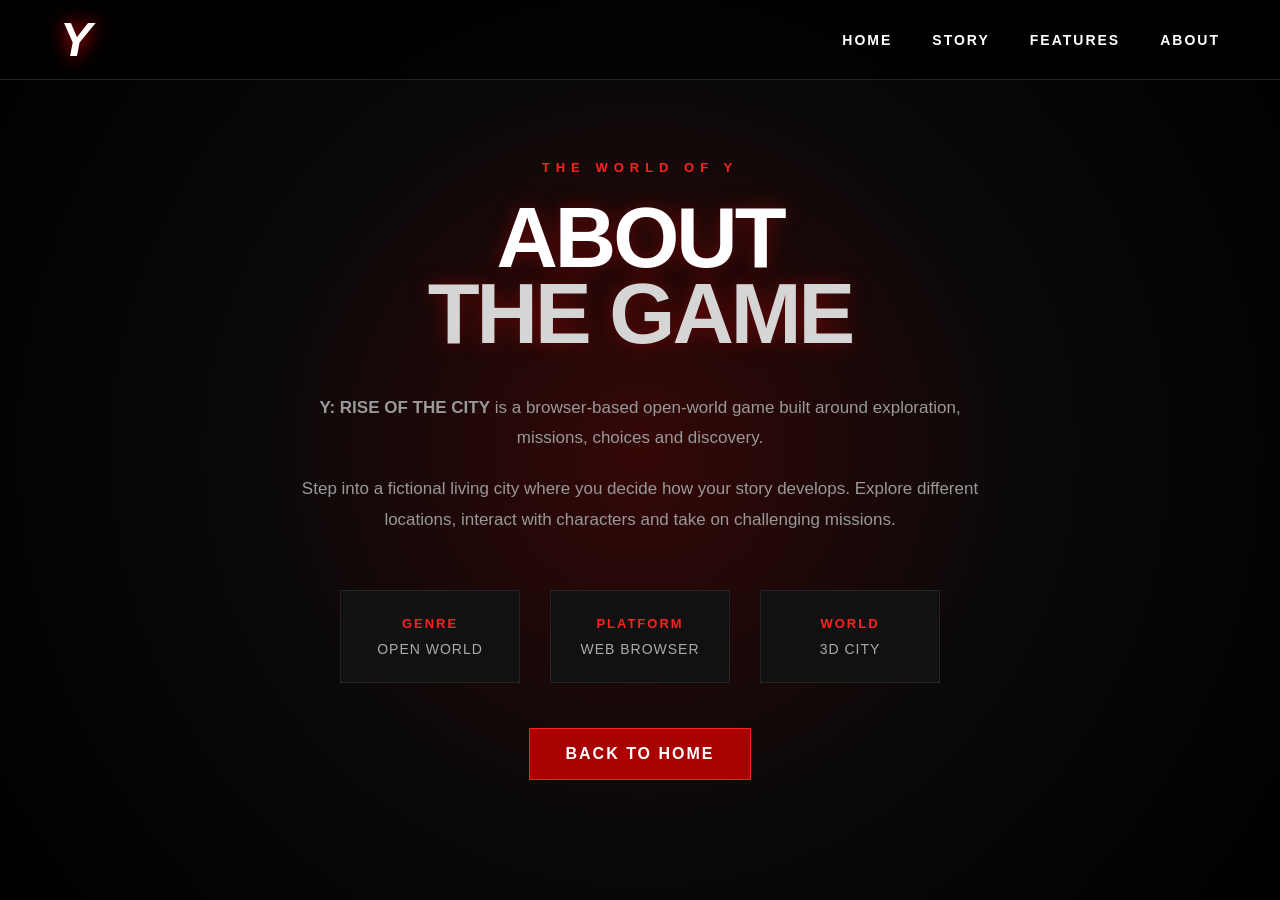
<file: about.html>
<!DOCTYPE html>
<html lang="en">

<head>

    <meta charset="UTF-8">

    <meta name="viewport" content="width=device-width, initial-scale=1.0">

    <title>About | Y: RISE OF THE CITY</title>

    <link rel="stylesheet" href="style.css">

</head>


<body>

    <!-- NAVIGATION -->

    <header class="navbar">

        <div class="logo">Y</div>

        <nav>

            <a href="index.html">HOME</a>

            <a href="story.html">STORY</a>

            <a href="features.html">FEATURES</a>

            <a href="about.html">ABOUT</a>

        </nav>

    </header>


    <!-- ABOUT PAGE -->

    <main class="about-page">

        <div class="about-content">

            <p class="welcome">THE WORLD OF Y</p>

            <h1>
                ABOUT<br>
                <span>THE GAME</span>
            </h1>


            <p class="about-text">

                <strong>Y: RISE OF THE CITY</strong> is a
                browser-based open-world game built around
                exploration, missions, choices and discovery.

            </p>


            <p class="about-text">

                Step into a fictional living city where you
                decide how your story develops. Explore different
                locations, interact with characters and take on
                challenging missions.

            </p>


            <div class="about-info">

                <div>
                    <h3>GENRE</h3>
                    <p>OPEN WORLD</p>
                </div>

                <div>
                    <h3>PLATFORM</h3>
                    <p>WEB BROWSER</p>
                </div>

                <div>
                    <h3>WORLD</h3>
                    <p>3D CITY</p>
                </div>

            </div>


            <a class="back-button" href="index.html">
                BACK TO HOME
            </a>

        </div>

    </main>


</body>

</html>
</file>
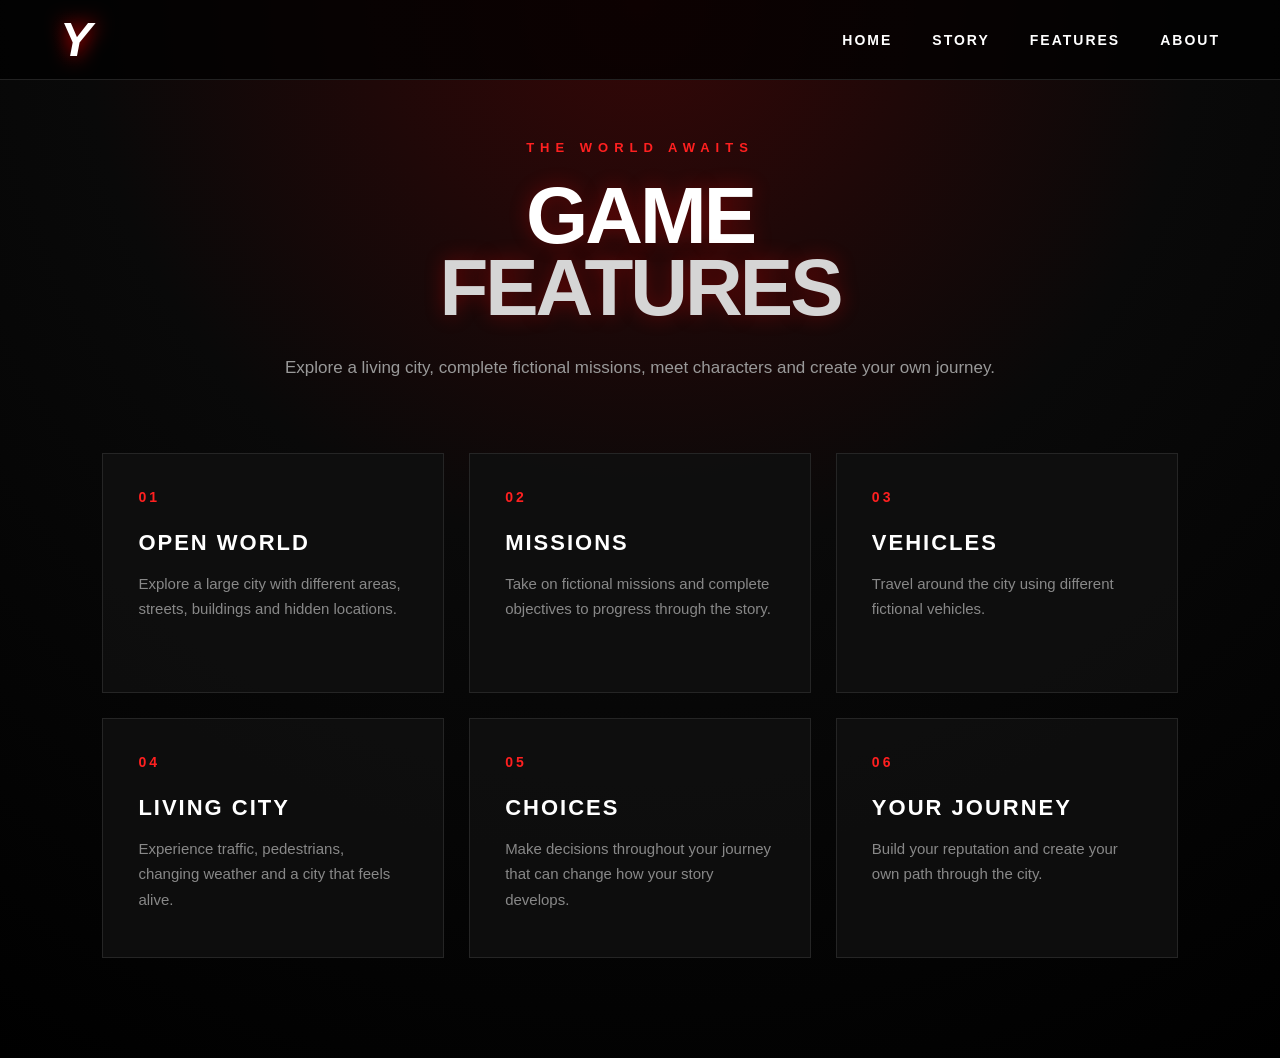
<file: features.html>
<!DOCTYPE html>
<html lang="en">

<head>
    <meta charset="UTF-8">
    <meta name="viewport" content="width=device-width, initial-scale=1.0">

    <title>Features | Y: RISE OF THE CITY</title>

    <link rel="stylesheet" href="style.css">
</head>

<body>

    <!-- NAVIGATION -->
    <header class="navbar">

        <div class="logo">Y</div>

        <nav>
            <a href="index.html">HOME</a>
            <a href="story.html">STORY</a>
            <a href="features.html">FEATURES</a>
            <a href="about.html">ABOUT</a>
        </nav>

    </header>


    <!-- FEATURES -->

    <main class="features-page">

        <div class="features-heading">

            <p class="welcome">THE WORLD AWAITS</p>

            <h1>
                GAME<br>
                <span>FEATURES</span>
            </h1>

            <p class="features-intro">
                Explore a living city, complete fictional missions,
                meet characters and create your own journey.
            </p>

        </div>


        <div class="feature-grid">

            <div class="feature-card">
                <div class="feature-number">01</div>
                <h2>OPEN WORLD</h2>
                <p>
                    Explore a large city with different areas,
                    streets, buildings and hidden locations.
                </p>
            </div>


            <div class="feature-card">
                <div class="feature-number">02</div>
                <h2>MISSIONS</h2>
                <p>
                    Take on fictional missions and complete
                    objectives to progress through the story.
                </p>
            </div>


            <div class="feature-card">
                <div class="feature-number">03</div>
                <h2>VEHICLES</h2>
                <p>
                    Travel around the city using different
                    fictional vehicles.
                </p>
            </div>


            <div class="feature-card">
                <div class="feature-number">04</div>
                <h2>LIVING CITY</h2>
                <p>
                    Experience traffic, pedestrians, changing
                    weather and a city that feels alive.
                </p>
            </div>


            <div class="feature-card">
                <div class="feature-number">05</div>
                <h2>CHOICES</h2>
                <p>
                    Make decisions throughout your journey
                    that can change how your story develops.
                </p>
            </div>


            <div class="feature-card">
                <div class="feature-number">06</div>
                <h2>YOUR JOURNEY</h2>
                <p>
                    Build your reputation and create your own
                    path through the city.
                </p>
            </div>

        </div>

    </main>

</body>

</html>
</file>
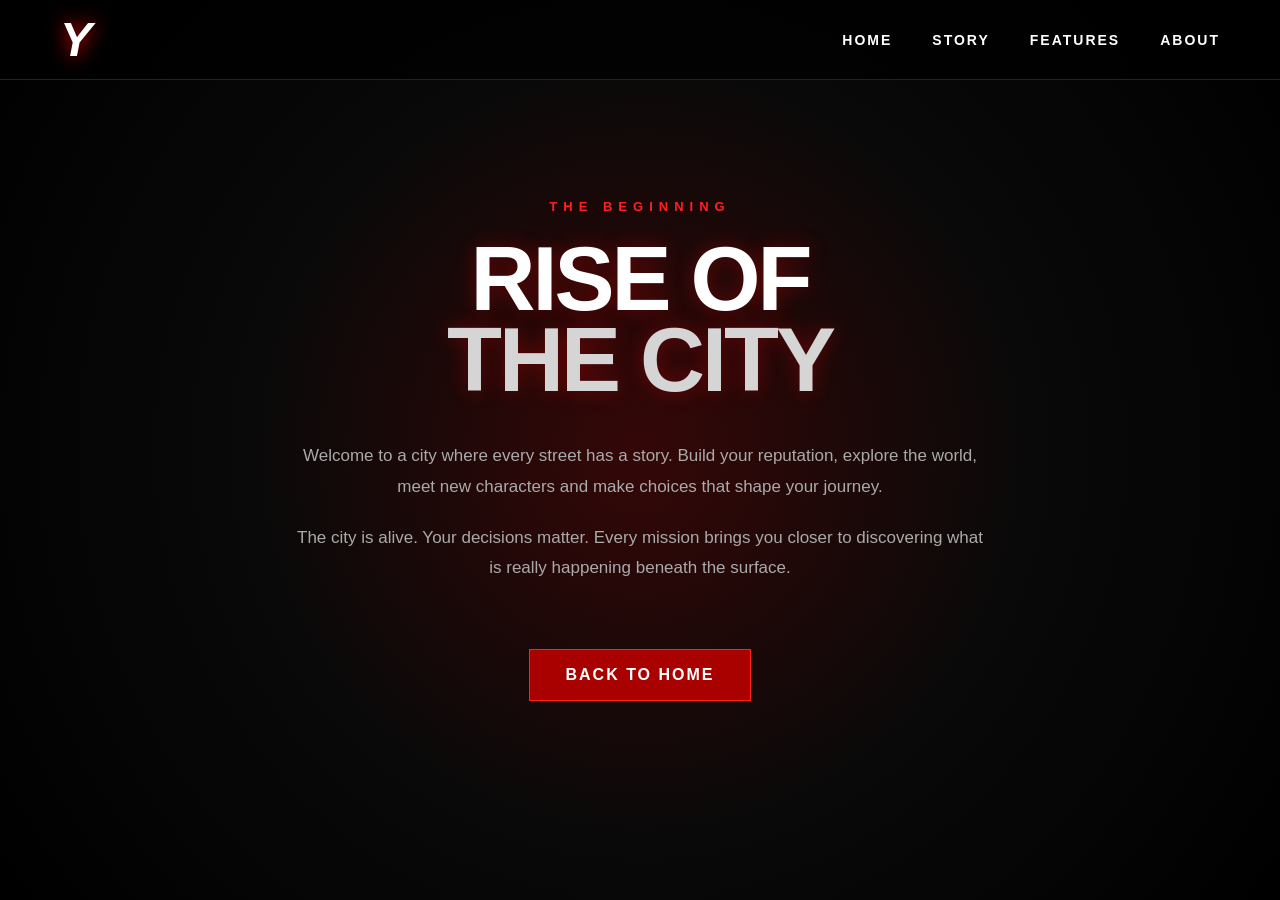
<file: story.html>
<!DOCTYPE html>
<html lang="en">

<head>
    <meta charset="UTF-8">
    <meta name="viewport" content="width=device-width, initial-scale=1.0">

    <title>Story | Y: RISE OF THE CITY</title>

    <link rel="stylesheet" href="style.css">
</head>

<body>

    <!-- NAVIGATION -->
    <header class="navbar">

        <div class="logo">Y</div>

        <nav>
            <a href="index.html">HOME</a>
            <a href="story.html">STORY</a>
            <a href="#">FEATURES</a>
            <a href="#">ABOUT</a>
        </nav>

    </header>


    <!-- STORY PAGE -->

    <main class="story-page">

        <div class="story-content">

            <p class="welcome">THE BEGINNING</p>

            <h1>
                RISE OF<br>
                <span>THE CITY</span>
            </h1>

            <p class="story-text">
                Welcome to a city where every street has a story.
                Build your reputation, explore the world, meet new
                characters and make choices that shape your journey.
            </p>

            <p class="story-text">
                The city is alive. Your decisions matter.
                Every mission brings you closer to discovering
                what is really happening beneath the surface.
            </p>

            <a class="back-button" href="index.html">
                BACK TO HOME
            </a>

        </div>

    </main>

</body>

</html>
</file>
<file: style.css>
/* RESET */

* {
    margin: 0;
    padding: 0;
    box-sizing: border-box;
}


/* PAGE */

body {
    background: #050505;
    color: white;
    font-family: Arial, Helvetica, sans-serif;
}


/* NAVIGATION */

.navbar {
    position: fixed;

    top: 0;
    left: 0;

    width: 100%;
    height: 80px;

    display: flex;
    align-items: center;
    justify-content: space-between;

    padding: 0 60px;

    background: rgba(0, 0, 0, 0.75);

    border-bottom: 1px solid #222;

    z-index: 100;
}


/* Y LOGO */

.logo {
    font-size: 48px;

    font-weight: 900;

    font-style: italic;

    color: white;

    text-shadow: 0 0 20px red;
}


/* MENU */

nav {
    display: flex;

    gap: 40px;
}


nav a {
    color: white;

    text-decoration: none;

    font-size: 14px;

    font-weight: bold;

    letter-spacing: 2px;

    transition: 0.3s;
}


nav a:hover {
    color: #ff2020;
}


/* HERO */

.hero {
    height: 100vh;
    display: flex;
    align-items: center;
    justify-content: center;
    text-align: center;

    background-image:
        linear-gradient(rgba(0,0,0,0.35), rgba(0,0,0,0.55)),
        url("ASSETS/city.png");

    background-size: cover;
    background-position: center;
    background-repeat: no-repeat;
}
/* HERO CONTENT */

.hero-content {
    margin-top: 50px;
}


/* SMALL TITLE */

.welcome {
    color: #ff2020;

    font-size: 13px;

    font-weight: bold;

    letter-spacing: 6px;

    margin-bottom: 25px;
}


/* MAIN TITLE */

h1 {
    font-size: 90px;

    line-height: 0.9;

    font-weight: 900;

    letter-spacing: -3px;

    text-shadow:
        0 0 20px rgba(255, 0, 0, 0.3);
}


h1 span {
    color: #d5d5d5;
}


/* TAGLINE */

.tagline {
    margin-top: 30px;

    color: #999;

    font-size: 14px;

    letter-spacing: 5px;
}


/* PLAY BUTTON */

button {
    margin-top: 40px;

    padding: 18px 50px;

    background: #a90000;

    color: white;

    border: 1px solid #ff2020;

    font-size: 15px;

    font-weight: bold;

    letter-spacing: 3px;

    cursor: pointer;

    transition: 0.3s;
}


button:hover {
    background: #ff2020;

    transform: scale(1.06);

    box-shadow: 0 0 30px rgba(255, 0, 0, 0.5);
}


/* MOBILE */

@media (max-width: 700px) {

    .navbar {
        padding: 0 20px;
    }

    nav {
        gap: 15px;
    }

    nav a {
        font-size: 10px;
    }

    h1 {
        font-size: 50px;
    }

}
/* =========================
   STORY PAGE
========================= */

.story-page {
    min-height: 100vh;

    display: flex;

    align-items: center;

    justify-content: center;

    text-align: center;

    padding: 100px 20px;

    background:
        radial-gradient(
            circle at center,
            #350707,
            #090909 50%,
            #000000
        );
}


.story-content {
    max-width: 850px;
}


.story-content h1 {
    font-size: 90px;

    line-height: 0.9;

    margin-bottom: 40px;
}


.story-content h1 span {
    color: #d5d5d5;
}


.story-text {
    max-width: 700px;

    margin: 20px auto;

    color: #aaa;

    font-size: 17px;

    line-height: 1.8;
}


.back-button {
    display: inline-block;

    margin-top: 35px;

    padding: 16px 35px;

    color: white;

    background: #a90000;

    border: 1px solid #ff2020;

    text-decoration: none;

    font-weight: bold;

    letter-spacing: 2px;

    transition: 0.3s;
}


.back-button:hover {
    background: #ff2020;

    transform: scale(1.05);
}
/* =========================
   FEATURES PAGE
========================= */

.features-page {
    min-height: 100vh;

    padding: 140px 8% 100px;

    background:
        radial-gradient(
            circle at top,
            #350707,
            #090909 45%,
            #000000
        );
}


.features-heading {
    text-align: center;

    max-width: 850px;

    margin: 0 auto 70px;
}


.features-heading h1 {
    font-size: 80px;

    line-height: 0.9;

    margin-bottom: 30px;
}


.features-heading h1 span {
    color: #d5d5d5;
}


.features-intro {
    color: #999;

    font-size: 17px;

    line-height: 1.7;
}


/* FEATURE GRID */

.feature-grid {
    max-width: 1200px;

    margin: auto;

    display: grid;

    grid-template-columns: repeat(3, 1fr);

    gap: 25px;
}


.feature-card {
    min-height: 240px;

    padding: 35px;

    background: rgba(15, 15, 15, 0.9);

    border: 1px solid #252525;

    transition: 0.3s;
}


.feature-card:hover {
    transform: translateY(-8px);

    border-color: #b00000;

    box-shadow: 0 10px 30px rgba(255, 0, 0, 0.15);
}


.feature-number {
    color: #ff2020;

    font-size: 14px;

    font-weight: bold;

    letter-spacing: 3px;

    margin-bottom: 25px;
}


.feature-card h2 {
    font-size: 22px;

    letter-spacing: 2px;

    margin-bottom: 15px;
}


.feature-card p {
    color: #888;

    line-height: 1.7;

    font-size: 15px;
}


/* MOBILE */

@media (max-width: 800px) {

    .feature-grid {
        grid-template-columns: 1fr;
    }

    .features-heading h1 {
        font-size: 55px;
    }

}
/* =========================
   ABOUT PAGE
========================= */

.about-page {

    min-height: 100vh;

    padding: 140px 20px 100px;

    display: flex;

    align-items: center;

    justify-content: center;

    text-align: center;

    background:
        radial-gradient(
            circle at center,
            #350707,
            #090909 50%,
            #000000
        );

}


.about-content {

    max-width: 900px;

}


.about-content h1 {

    font-size: 85px;

    line-height: 0.9;

    margin-bottom: 40px;

}


.about-content h1 span {

    color: #d5d5d5;

}


.about-text {

    max-width: 700px;

    margin: 20px auto;

    color: #999;

    font-size: 17px;

    line-height: 1.8;

}


.about-info {

    display: flex;

    justify-content: center;

    gap: 30px;

    margin-top: 55px;

    flex-wrap: wrap;

}


.about-info div {

    min-width: 180px;

    padding: 25px;

    background: #111;

    border: 1px solid #252525;

}


.about-info h3 {

    color: #ff2020;

    font-size: 13px;

    letter-spacing: 2px;

    margin-bottom: 10px;

}


.about-info p {

    color: #aaa;

    font-size: 14px;

    letter-spacing: 1px;

}


.back-button {

    display: inline-block;

    margin-top: 45px;

    padding: 16px 35px;

    color: white;

    background: #a90000;

    border: 1px solid #ff2020;

    text-decoration: none;

    font-weight: bold;

    letter-spacing: 2px;

    transition: 0.3s;

}


.back-button:hover {

    background: #ff2020;

    transform: scale(1.05);

}
.game-page {
    min-height: 100vh;
    display: flex;
    align-items: center;
    justify-content: center;
    text-align: center;
    padding-top: 80px;

    background:
        linear-gradient(rgba(0,0,0,0.75), rgba(0,0,0,0.9)),
        url("./ASSETS/city.png");

    background-size: cover;
    background-position: center;
}

.game-box {
    padding: 50px;
    max-width: 800px;
}

.game-box p:first-child {
    color: #ff2020;
    letter-spacing: 6px;
    font-weight: bold;
}

.game-box h1 {
    font-size: 60px;
    margin: 20px 0;
}

.game-box h2 {
    color: #ff2020;
    letter-spacing: 5px;
}

.game-message {
    margin-top: 25px;
    color: #aaa;
}
#game-container {
    position: fixed;
    top: 0;
    left: 0;
    width: 100%;
    height: 100vh;
}

#game-container canvas {
    display: block;
}

.game-ui {
    position: fixed;
    top: 25px;
    left: 30px;
    z-index: 10;
    color: white;
    pointer-events: none;
}

.game-title {
    font-size: 22px;
    font-weight: bold;
    letter-spacing: 3px;
}

.controls {
    margin-top: 10px;
    font-size: 13px;
    color: #cccccc;
    letter-spacing: 2px;
}
/* =========================
   INTERACTION PROMPT
========================= */

.interaction {
    position: fixed;

    left: 50%;
    bottom: 70px;

    transform: translateX(-50%);

    padding: 12px 24px;

    background: rgba(0, 0, 0, 0.75);

    border: 1px solid #ff2020;

    color: white;

    font-size: 15px;

    font-weight: bold;

    letter-spacing: 2px;

    text-align: center;

    z-index: 20;

    display: none;

    text-shadow:
        0 2px 5px black;
}
</file>
